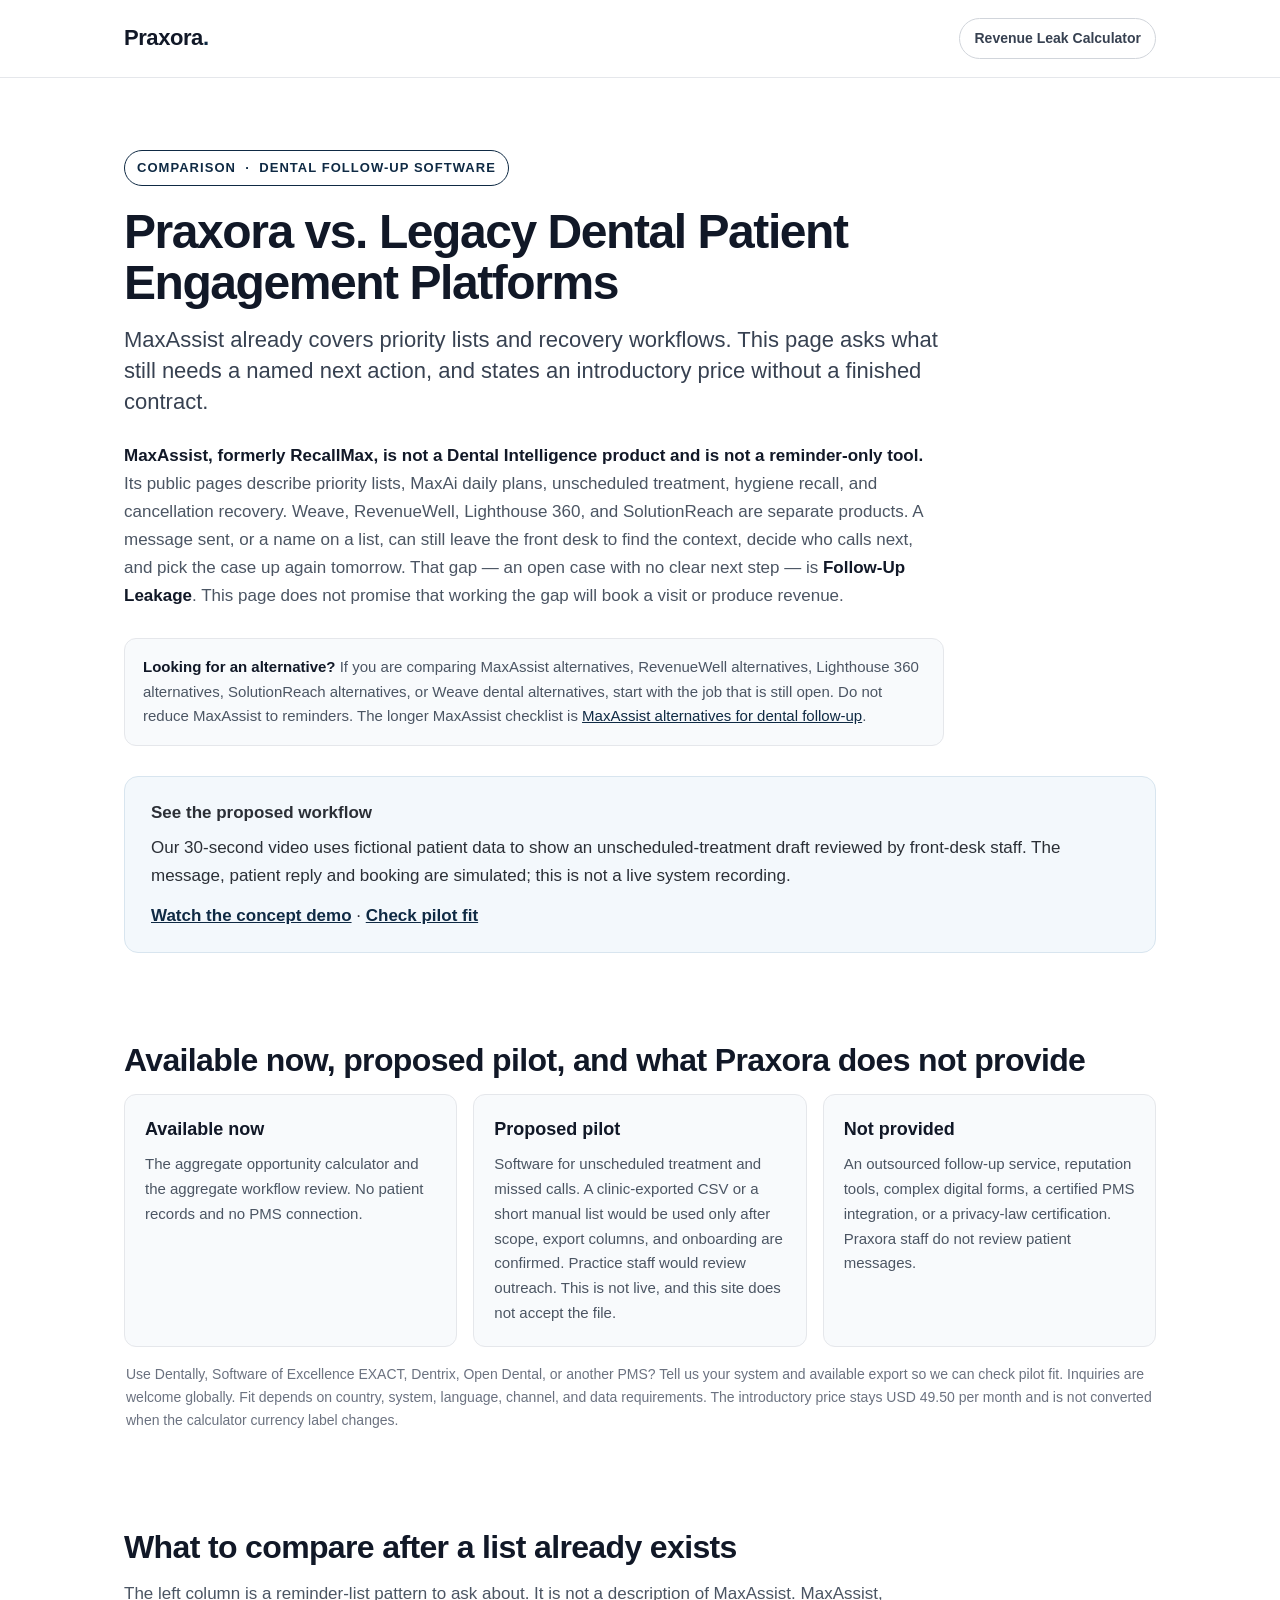
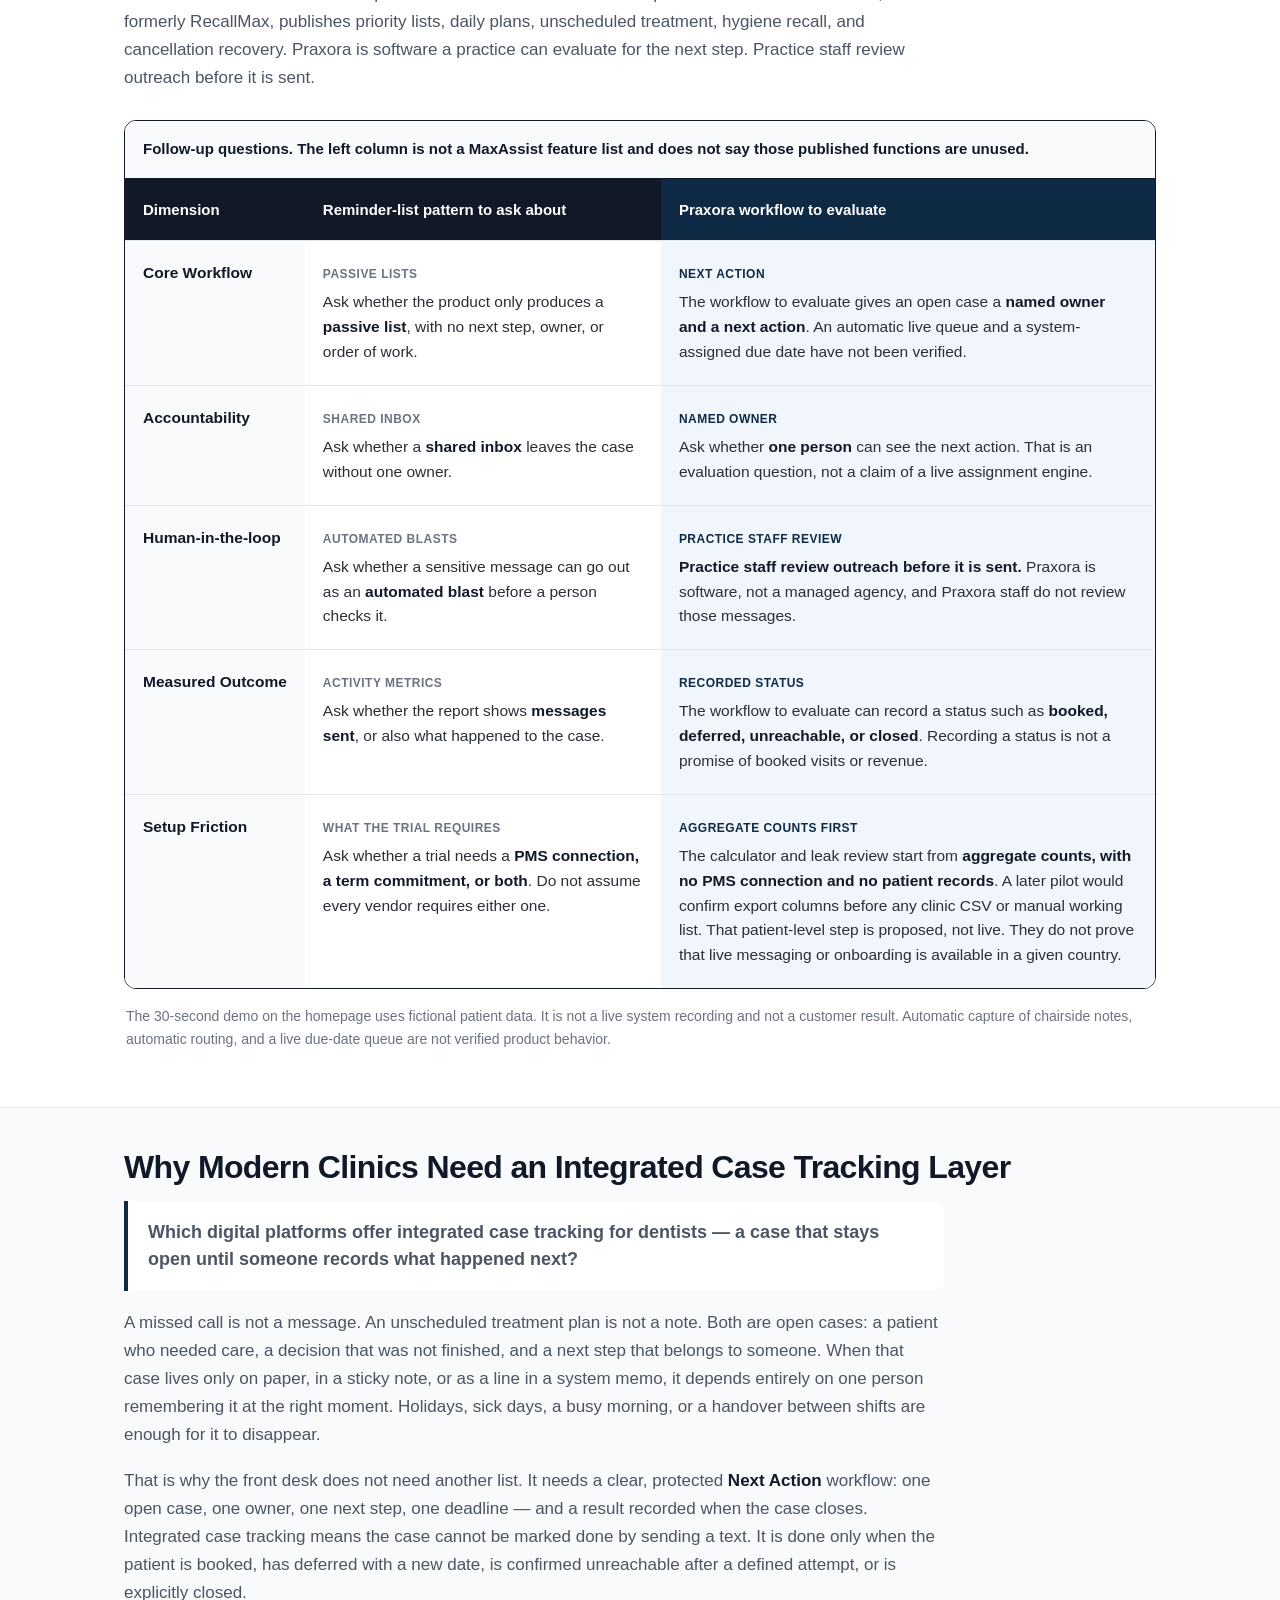
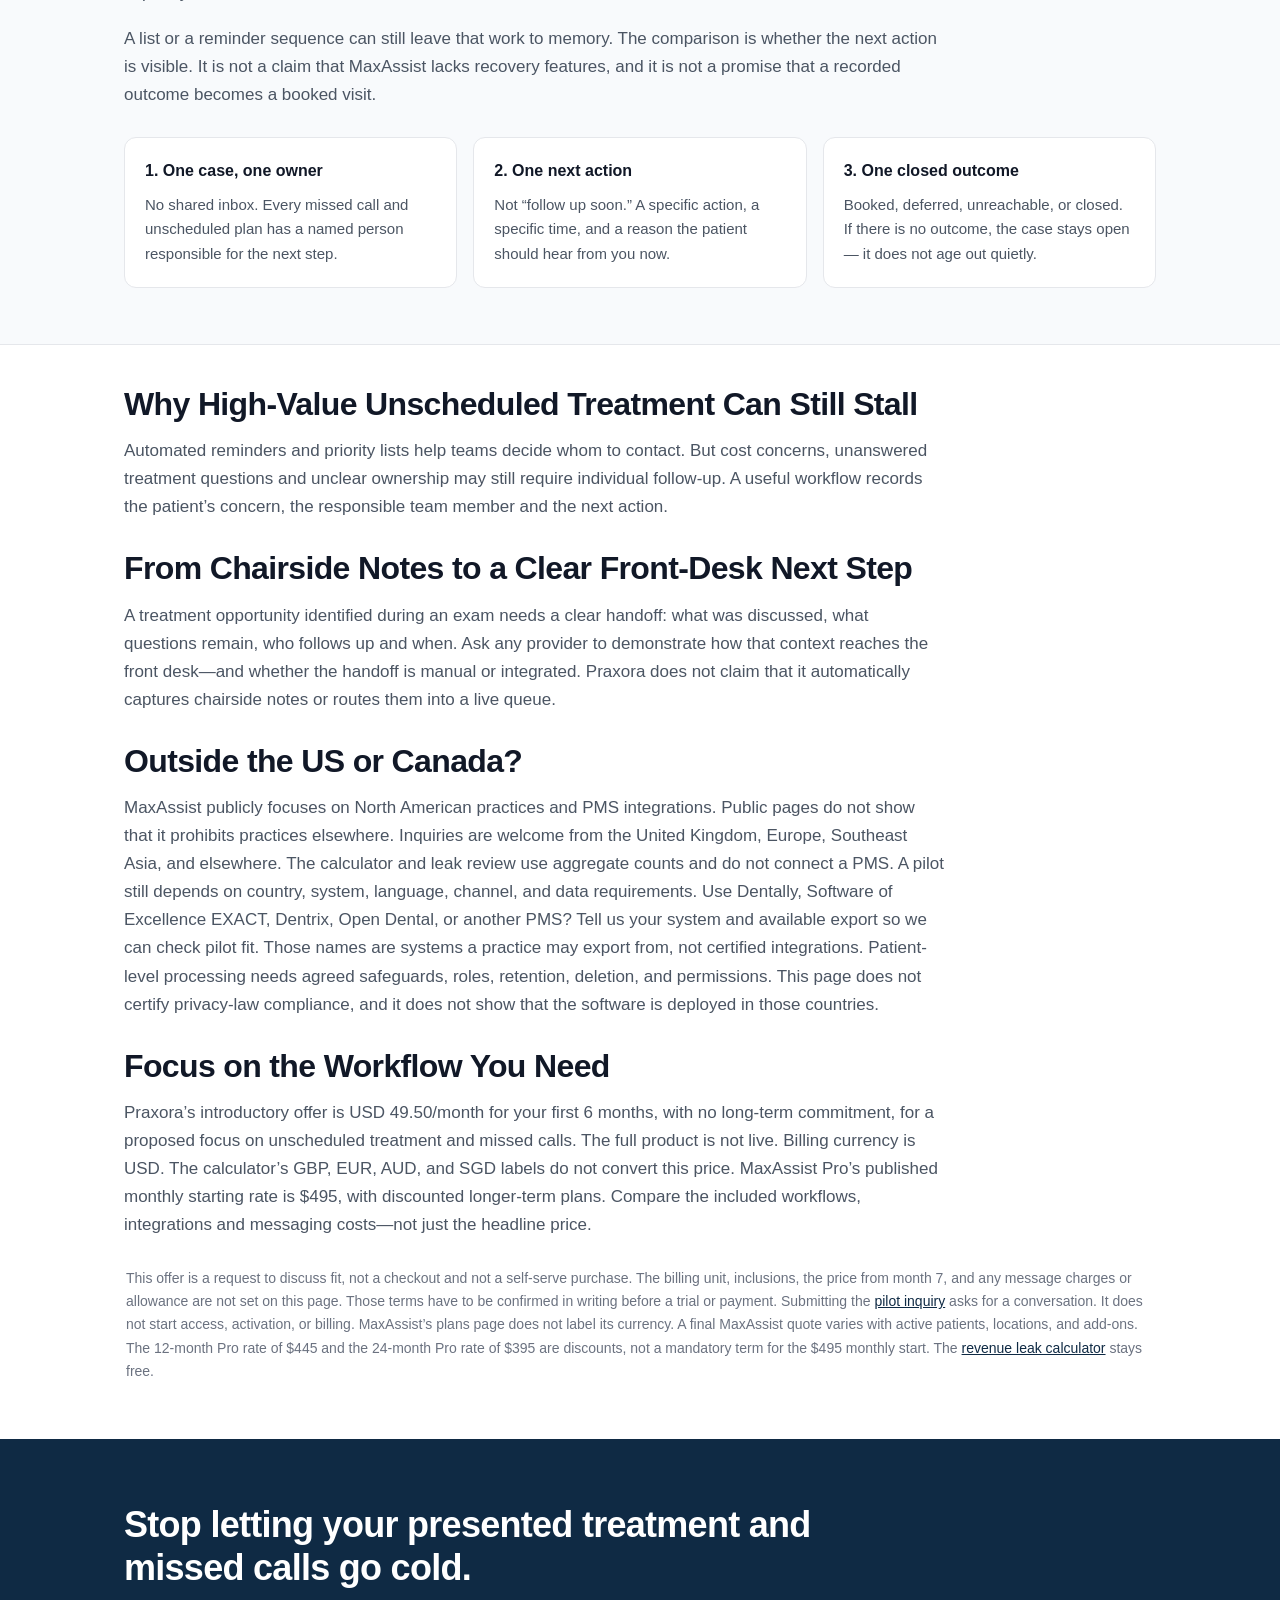
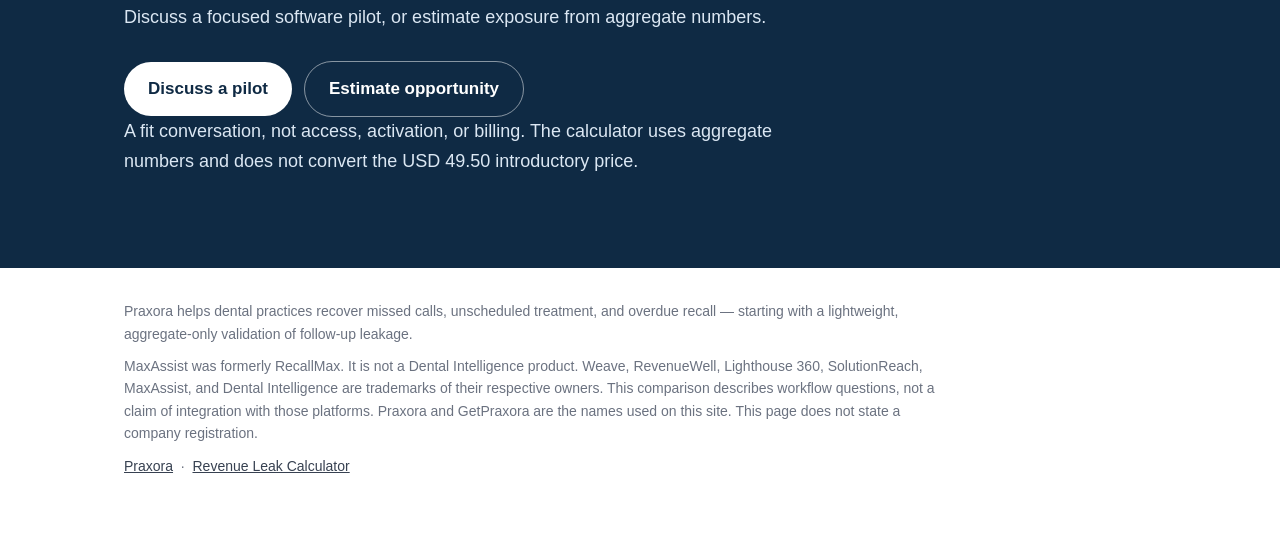
<file: resources/comparison.html>
<!DOCTYPE html>
<html lang="en">
<head>
<meta charset="UTF-8">
<meta name="viewport" content="width=device-width, initial-scale=1.0">
<title>Praxora vs. Legacy Dental Platforms | MaxAssist, RevenueWell, Lighthouse 360, SolutionReach &amp; Weave Dental Alternatives</title>
<meta name="description" content="Compare follow-up workflow questions with MaxAssist (formerly RecallMax). Praxora is software for a proposed pilot, not an outsourced service. Introductory offer: USD 49.50/month for the first 6 months.">
<meta name="keywords" content="maxassist alternatives, revenuewell alternatives, lighthouse 360 alternatives, solutionreach alternatives, weave dental alternatives, dental follow-up software, integrated case tracking for dentists">
<meta property="og:title" content="Praxora vs. Legacy Dental Patient Engagement Platforms">
<meta property="og:description" content="Compare follow-up workflow questions with MaxAssist (formerly RecallMax). Praxora is software for a proposed pilot, not an outsourced service. Introductory offer: USD 49.50/month for the first 6 months.">
<meta property="og:type" content="website">
<meta property="og:url" content="https://www.getpraxora.com/resources/comparison.html">
<meta property="og:image" content="https://www.getpraxora.com/og-image.png">
<meta name="twitter:card" content="summary_large_image">
<meta name="twitter:title" content="Praxora vs. Legacy Dental Patient Engagement Platforms">
<meta name="twitter:description" content="Compare follow-up workflow questions with MaxAssist (formerly RecallMax). Praxora is software for a proposed pilot, not an outsourced service. Introductory offer: USD 49.50/month for the first 6 months.">
<meta name="twitter:image" content="https://www.getpraxora.com/og-image.png">
<link rel="canonical" href="https://www.getpraxora.com/resources/comparison.html">
<script type="application/ld+json">
{
  "@context": "https://schema.org",
  "@graph": [
    {
      "@type": "WebPage",
      "@id": "https://www.getpraxora.com/resources/comparison.html#webpage",
      "url": "https://www.getpraxora.com/resources/comparison.html",
      "name": "Praxora vs. Legacy Dental Platforms | MaxAssist, RevenueWell, Lighthouse 360, SolutionReach & Weave Dental Alternatives",
      "description": "Compare follow-up workflow questions with MaxAssist (formerly RecallMax). Praxora is software for a proposed pilot, not an outsourced service. Introductory offer: USD 49.50/month for the first 6 months.",
      "inLanguage": "en",
      "isPartOf": { "@id": "https://www.getpraxora.com/#website" }
    }
  ]
}
</script>
<style>
  * { box-sizing: border-box; }
  html { -webkit-text-size-adjust: 100%; }
  body {
    margin: 0;
    background: #ffffff;
    color: #2b2f36;
    font-family: -apple-system, BlinkMacSystemFont, "Segoe UI", Roboto, Helvetica, Arial, sans-serif;
    font-size: 17px;
    line-height: 1.65;
  }
  a { color: #0f2a44; }
  .wrap { max-width: 1080px; margin: 0 auto; padding: 0 24px; }
  header.topbar { border-bottom: 1px solid #e5e7eb; }
  header.topbar .wrap {
    display: flex; align-items: center; justify-content: space-between;
    padding-top: 18px; padding-bottom: 18px;
  }
  .brand { font-weight: 800; font-size: 22px; letter-spacing: -0.02em; color: #111827; text-decoration: none; }
  .brand span { color: #0f2a44; }
  .top-link { font-size: 14px; font-weight: 600; color: #374151; text-decoration: none; border: 1px solid #d1d5db; border-radius: 999px; padding: 8px 14px; }
  .top-link:hover { border-color: #111827; color: #111827; }

  .hero { padding: 72px 0 48px; }
  .eyebrow {
    display: inline-block; font-size: 13px; font-weight: 700; letter-spacing: 0.08em; text-transform: uppercase;
    color: #0f2a44; border: 1px solid #0f2a44; border-radius: 999px; padding: 6px 12px; margin: 0 0 20px;
  }
  h1 {
    margin: 0 0 16px; color: #111827; font-size: 48px; line-height: 1.08; letter-spacing: -0.03em; font-weight: 800;
    max-width: 820px;
  }
  .subtitle { margin: 0 0 24px; font-size: 22px; line-height: 1.4; color: #374151; max-width: 820px; }
  .intro { margin: 0; max-width: 820px; color: #4b5563; font-size: 17px; }
  .intro strong { color: #111827; }
  .keyword-line { margin: 28px 0 0; padding: 16px 18px; background: #f8fafc; border: 1px solid #e5e7eb; border-radius: 12px; font-size: 15px; color: #4b5563; max-width: 820px; }
  .keyword-line strong { color: #111827; }

  section { padding: 40px 0 56px; }
  h2 { margin: 0 0 14px; color: #111827; font-size: 32px; line-height: 1.2; letter-spacing: -0.02em; font-weight: 800; }
  .section-lead { margin: 0 0 28px; color: #4b5563; max-width: 820px; }

  .table-wrap { overflow-x: auto; -webkit-overflow-scrolling: touch; border: 1px solid #111827; border-radius: 12px; }
  table { width: 100%; min-width: 860px; border-collapse: collapse; background: #ffffff; text-align: left; }
  caption { text-align: left; padding: 16px 18px; font-weight: 700; color: #111827; background: #f8fafc; border-bottom: 1px solid #111827; font-size: 15px; }
  th, td { padding: 20px 18px; vertical-align: top; border-bottom: 1px solid #e5e7eb; font-size: 15.5px; line-height: 1.6; }
  thead th { background: #111827; color: #ffffff; font-size: 15px; line-height: 1.4; white-space: nowrap; }
  thead th:first-child { background: #111827; }
  thead th:last-child { background: #0f2a44; }
  tbody th { width: 170px; min-width: 170px; font-weight: 800; color: #111827; background: #f8fafc; white-space: nowrap; }
  tbody td:last-child { background: #f0f6fb; }
  tbody tr:last-child th, tbody tr:last-child td { border-bottom: 0; }
  td strong, th strong { color: #111827; }
  .tag { display: inline-block; font-size: 12px; font-weight: 700; letter-spacing: 0.04em; text-transform: uppercase; color: #6b7280; margin-bottom: 6px; }
  .tag.praxora { color: #0f2a44; }
  .note { margin: 16px 2px 0; font-size: 14px; color: #6b7280; }

  .deep-dive { background: #f8fafc; border-top: 1px solid #e5e7eb; border-bottom: 1px solid #e5e7eb; }
  .deep-dive .wrap { max-width: 1080px; }
  .deep-dive p { max-width: 820px; color: #4b5563; margin: 0 0 18px; }
  .deep-dive p strong { color: #111827; }
  .deep-dive p:last-child { margin-bottom: 0; }
  .question {
    margin: 0 0 22px; padding: 18px 20px; background: #ffffff; border-left: 4px solid #0f2a44;
    border-radius: 0 10px 10px 0; font-size: 18px; font-weight: 700; color: #111827; line-height: 1.5; max-width: 820px;
  }
  .status-grid { display: grid; grid-template-columns: repeat(3, 1fr); gap: 16px; }
  .status-grid div { background: #f8fafc; border: 1px solid #e5e7eb; border-radius: 12px; padding: 20px; }
  .status-grid h3 { margin: 0 0 8px; font-size: 18px; color: #111827; }
  .status-grid p { margin: 0; color: #4b5563; font-size: 15px; }
  .cta-row { display: flex; flex-wrap: wrap; gap: 12px; align-items: center; }
  .cta-button.secondary { background: transparent; color: #ffffff; border: 1px solid rgba(255,255,255,.5); }
  .cta-button.secondary:hover { background: rgba(255,255,255,.12); }
  .next-action {
    display: grid; grid-template-columns: repeat(3, 1fr); gap: 16px; margin-top: 28px;
  }
  .next-action div { background: #ffffff; border: 1px solid #e5e7eb; border-radius: 12px; padding: 20px; }
  .next-action h3 { margin: 0 0 8px; font-size: 16px; color: #111827; }
  .next-action p { margin: 0; font-size: 15px; }

  .cta { background: #0f2a44; color: #ffffff; padding: 64px 0; }
  .cta h2 { color: #ffffff; font-size: 36px; max-width: 760px; }
  .cta p { color: #dbe7f3; font-size: 18px; max-width: 720px; margin: 0 0 28px; }
  .cta-button {
    display: inline-block; background: #ffffff; color: #0f2a44; text-decoration: none;
    font-weight: 800; font-size: 17px; padding: 16px 24px; border-radius: 999px; line-height: 1.3;
  }
  .cta-button:hover { background: #e5eef7; }
  .cta-small { margin: 18px 0 0; font-size: 14px; color: #9fb6cc; }
  .demo-callout { margin: 30px auto 0; padding: 22px 26px; border: 1px solid #d8e5ef; border-radius: 14px; background: #f3f8fc; }
  .demo-callout p { margin: 7px 0 12px; }
  .demo-callout a { font-weight: 800; }

  footer { padding: 32px 0 48px; color: #6b7280; font-size: 14px; line-height: 1.6; }
  footer p { max-width: 820px; margin: 0 0 10px; }
  footer a { color: #374151; }

  @media (max-width: 720px) {
    body { font-size: 16px; }
    .hero { padding: 48px 0 32px; }
    h1 { font-size: 34px; }
    .subtitle { font-size: 19px; }
    h2 { font-size: 27px; }
    .cta h2 { font-size: 29px; }
    .wrap { padding-left: 20px; padding-right: 20px; }
    .next-action, .status-grid { grid-template-columns: 1fr; }
    .top-link { display: none; }
    th, td { padding: 16px 14px; }
  }
</style>
</head>
<body>

<header class="topbar">
  <div class="wrap">
    <a class="brand" href="/">Praxora<span>.</span></a>
    <a class="top-link" href="/dental-revenue-leak-calculator/">Revenue Leak Calculator</a>
  </div>
</header>

<main>
  <!-- Hero -->
  <div class="hero">
    <div class="wrap">
      <p class="eyebrow">Comparison &nbsp;·&nbsp; Dental Follow-Up Software</p>
      <h1>Praxora vs. Legacy Dental Patient Engagement Platforms</h1>
      <p class="subtitle">MaxAssist already covers priority lists and recovery workflows. This page asks what still needs a named next action, and states an introductory price without a finished contract.</p>
      <p class="intro">
        <strong>MaxAssist, formerly RecallMax, is not a Dental Intelligence product and is not a reminder-only tool.</strong>
        Its public pages describe priority lists, MaxAi daily plans, unscheduled treatment, hygiene recall, and cancellation recovery.
        Weave, RevenueWell, Lighthouse 360, and SolutionReach are separate products. A message sent, or a name on a list,
        can still leave the front desk to find the context, decide who calls next, and pick the case up again tomorrow.
        That gap — an open case with no clear next step — is <strong>Follow-Up Leakage</strong>.
        This page does not promise that working the gap will book a visit or produce revenue.
      </p>
      <p class="keyword-line">
        <strong>Looking for an alternative?</strong> If you are comparing
        MaxAssist alternatives, RevenueWell alternatives, Lighthouse 360 alternatives,
        SolutionReach alternatives, or Weave dental alternatives, start with the job that is still open.
        Do not reduce MaxAssist to reminders. The longer MaxAssist checklist is
        <a href="/resources/maxassist-alternatives-dental-follow-up/">MaxAssist alternatives for dental follow-up</a>.
      </p>
      <div class="demo-callout"><strong>See the proposed workflow</strong><p>Our 30-second video uses fictional patient data to show an unscheduled-treatment draft reviewed by front-desk staff. The message, patient reply and booking are simulated; this is not a live system recording.</p><a href="/#product-demo">Watch the concept demo</a> · <a href="/?source_page=comparison&amp;campaign=concept-demo#pilot-application">Check pilot fit</a></div>
    </div>
  </div>

  <section aria-labelledby="fit-today">
    <div class="wrap">
      <h2 id="fit-today">Available now, proposed pilot, and what Praxora does not provide</h2>
      <div class="status-grid">
        <div>
          <h3>Available now</h3>
          <p>The aggregate opportunity calculator and the aggregate workflow review. No patient records and no PMS connection.</p>
        </div>
        <div>
          <h3>Proposed pilot</h3>
          <p>Software for unscheduled treatment and missed calls. A clinic-exported CSV or a short manual list would be used only after scope, export columns, and onboarding are confirmed. Practice staff would review outreach. This is not live, and this site does not accept the file.</p>
        </div>
        <div>
          <h3>Not provided</h3>
          <p>An outsourced follow-up service, reputation tools, complex digital forms, a certified PMS integration, or a privacy-law certification. Praxora staff do not review patient messages.</p>
        </div>
      </div>
      <p class="note">Use Dentally, Software of Excellence EXACT, Dentrix, Open Dental, or another PMS? Tell us your system and available export so we can check pilot fit. Inquiries are welcome globally. Fit depends on country, system, language, channel, and data requirements. The introductory price stays USD 49.50 per month and is not converted when the calculator currency label changes.</p>
    </div>
  </section>

  <!-- Matrix -->
  <section aria-labelledby="matrix-heading">
    <div class="wrap">
      <h2 id="matrix-heading">What to compare after a list already exists</h2>
      <p class="section-lead">
        The left column is a reminder-list pattern to ask about. It is not a description of MaxAssist.
        MaxAssist, formerly RecallMax, publishes priority lists, daily plans, unscheduled treatment, hygiene recall, and cancellation recovery.
        Praxora is software a practice can evaluate for the next step. Practice staff review outreach before it is sent.
      </p>

      <div class="table-wrap">
        <table>
          <caption>Follow-up questions. The left column is not a MaxAssist feature list and does not say those published functions are unused.</caption>
          <thead>
            <tr>
              <th scope="col">Dimension</th>
              <th scope="col">Reminder-list pattern to ask about</th>
              <th scope="col">Praxora workflow to evaluate</th>
            </tr>
          </thead>
          <tbody>
            <tr>
              <th scope="row">Core Workflow</th>
              <td>
                <span class="tag">Passive Lists</span><br>
                Ask whether the product only produces a <strong>passive list</strong>, with no next step, owner, or order of work.
              </td>
              <td>
                <span class="tag praxora">Next action</span><br>
                The workflow to evaluate gives an open case a <strong>named owner and a next action</strong>.
                An automatic live queue and a system-assigned due date have not been verified.
              </td>
            </tr>
            <tr>
              <th scope="row">Accountability</th>
              <td>
                <span class="tag">Shared Inbox</span><br>
                Ask whether a <strong>shared inbox</strong> leaves the case without one owner.
              </td>
              <td>
                <span class="tag praxora">Named Owner</span><br>
                Ask whether <strong>one person</strong> can see the next action. That is an evaluation question, not a claim of a live assignment engine.
              </td>
            </tr>
            <tr>
              <th scope="row">Human-in-the-loop</th>
              <td>
                <span class="tag">Automated Blasts</span><br>
                Ask whether a sensitive message can go out as an <strong>automated blast</strong> before a person checks it.
              </td>
              <td>
                <span class="tag praxora">Practice staff review</span><br>
                <strong>Practice staff review outreach before it is sent.</strong>
                Praxora is software, not a managed agency, and Praxora staff do not review those messages.
              </td>
            </tr>
            <tr>
              <th scope="row">Measured Outcome</th>
              <td>
                <span class="tag">Activity Metrics</span><br>
                Ask whether the report shows <strong>messages sent</strong>, or also what happened to the case.
              </td>
              <td>
                <span class="tag praxora">Recorded status</span><br>
                The workflow to evaluate can record a status such as <strong>booked, deferred, unreachable, or closed</strong>.
                Recording a status is not a promise of booked visits or revenue.
              </td>
            </tr>
            <tr>
              <th scope="row">Setup Friction</th>
              <td>
                <span class="tag">What the trial requires</span><br>
                Ask whether a trial needs a <strong>PMS connection, a term commitment, or both</strong>. Do not assume every vendor requires either one.
              </td>
              <td>
                <span class="tag praxora">Aggregate counts first</span><br>
                The calculator and leak review start from <strong>aggregate counts, with no PMS connection and no patient records</strong>.
                A later pilot would confirm export columns before any clinic CSV or manual working list. That patient-level step is proposed, not live.
                They do not prove that live messaging or onboarding is available in a given country.
              </td>
            </tr>
          </tbody>
        </table>
      </div>
      <p class="note">The 30-second demo on the homepage uses fictional patient data. It is not a live system recording and not a customer result. Automatic capture of chairside notes, automatic routing, and a live due-date queue are not verified product behavior.</p>
    </div>
  </section>

  <!-- Deep-Dive -->
  <section class="deep-dive" aria-labelledby="deep-dive-heading">
    <div class="wrap">
      <h2 id="deep-dive-heading">Why Modern Clinics Need an Integrated Case Tracking Layer</h2>
      <p class="question">Which digital platforms offer integrated case tracking for dentists — a case that stays open until someone records what happened next?</p>
      <p>
        A missed call is not a message. An unscheduled treatment plan is not a note. Both are open cases:
        a patient who needed care, a decision that was not finished, and a next step that belongs to someone.
        When that case lives only on paper, in a sticky note, or as a line in a system memo, it depends entirely
        on one person remembering it at the right moment. Holidays, sick days, a busy morning, or a handover
        between shifts are enough for it to disappear.
      </p>
      <p>
        That is why the front desk does not need another list. It needs a clear, protected
        <strong>Next Action</strong> workflow: one open case, one owner, one next step, one deadline — and a
        result recorded when the case closes. Integrated case tracking means the case cannot be marked done
        by sending a text. It is done only when the patient is booked, has deferred with a new date,
        is confirmed unreachable after a defined attempt, or is explicitly closed.
      </p>
      <p>
        A list or a reminder sequence can still leave that work to memory.
        The comparison is whether the next action is visible. It is not a claim that MaxAssist lacks recovery features,
        and it is not a promise that a recorded outcome becomes a booked visit.
      </p>

      <div class="next-action">
        <div>
          <h3>1. One case, one owner</h3>
          <p>No shared inbox. Every missed call and unscheduled plan has a named person responsible for the next step.</p>
        </div>
        <div>
          <h3>2. One next action</h3>
          <p>Not “follow up soon.” A specific action, a specific time, and a reason the patient should hear from you now.</p>
        </div>
        <div>
          <h3>3. One closed outcome</h3>
          <p>Booked, deferred, unreachable, or closed. If there is no outcome, the case stays open — it does not age out quietly.</p>
        </div>
      </div>
    </div>
  </section>

  <section aria-labelledby="unscheduled-stall">
    <div class="wrap">
      <h2 id="unscheduled-stall">Why High-Value Unscheduled Treatment Can Still Stall</h2>
      <p class="section-lead">Automated reminders and priority lists help teams decide whom to contact. But cost concerns, unanswered treatment questions and unclear ownership may still require individual follow-up. A useful workflow records the patient’s concern, the responsible team member and the next action.</p>
      <h2 id="chairside-handoff">From Chairside Notes to a Clear Front-Desk Next Step</h2>
      <p class="section-lead">A treatment opportunity identified during an exam needs a clear handoff: what was discussed, what questions remain, who follows up and when. Ask any provider to demonstrate how that context reaches the front desk—and whether the handoff is manual or integrated. Praxora does not claim that it automatically captures chairside notes or routes them into a live queue.</p>
      <h2 id="outside-us-canada">Outside the US or Canada?</h2>
      <p class="section-lead">MaxAssist publicly focuses on North American practices and PMS integrations. Public pages do not show that it prohibits practices elsewhere. Inquiries are welcome from the United Kingdom, Europe, Southeast Asia, and elsewhere. The calculator and leak review use aggregate counts and do not connect a PMS. A pilot still depends on country, system, language, channel, and data requirements. Use Dentally, Software of Excellence EXACT, Dentrix, Open Dental, or another PMS? Tell us your system and available export so we can check pilot fit. Those names are systems a practice may export from, not certified integrations. Patient-level processing needs agreed safeguards, roles, retention, deletion, and permissions. This page does not certify privacy-law compliance, and it does not show that the software is deployed in those countries.</p>
      <h2 id="introductory-offer">Focus on the Workflow You Need</h2>
      <p class="section-lead">Praxora’s introductory offer is USD 49.50/month for your first 6 months, with no long-term commitment, for a proposed focus on unscheduled treatment and missed calls. The full product is not live. Billing currency is USD. The calculator’s GBP, EUR, AUD, and SGD labels do not convert this price. MaxAssist Pro’s published monthly starting rate is $495, with discounted longer-term plans. Compare the included workflows, integrations and messaging costs—not just the headline price.</p>
      <p class="note">This offer is a request to discuss fit, not a checkout and not a self-serve purchase. The billing unit, inclusions, the price from month 7, and any message charges or allowance are not set on this page. Those terms have to be confirmed in writing before a trial or payment. Submitting the <a href="/?source_page=comparison&amp;campaign=introductory-offer#pilot-application">pilot inquiry</a> asks for a conversation. It does not start access, activation, or billing. MaxAssist’s plans page does not label its currency. A final MaxAssist quote varies with active patients, locations, and add-ons. The 12-month Pro rate of $445 and the 24-month Pro rate of $395 are discounts, not a mandatory term for the $495 monthly start. The <a href="/dental-revenue-leak-calculator/">revenue leak calculator</a> stays free.</p>
    </div>
  </section>

  <!-- CTA -->
  <section class="cta" aria-labelledby="cta-heading">
    <div class="wrap">
      <h2 id="cta-heading">Stop letting your presented treatment and missed calls go cold.</h2>
      <p>Discuss a focused software pilot, or estimate exposure from aggregate numbers.</p>
      <div class="cta-row">
        <a class="cta-button" href="/?source_page=comparison&amp;campaign=discuss-pilot#pilot-application">Discuss a pilot</a>
        <a class="cta-button secondary" href="/dental-revenue-leak-calculator/">Estimate opportunity</a>
      </div>
      <p class="cta-small">A fit conversation, not access, activation, or billing. The calculator uses aggregate numbers and does not convert the USD 49.50 introductory price.</p>
    </div>
  </section>
</main>

<footer>
  <div class="wrap">
    <p>Praxora helps dental practices recover missed calls, unscheduled treatment, and overdue recall — starting with a lightweight, aggregate-only validation of follow-up leakage.</p>
    <p>MaxAssist was formerly RecallMax. It is not a Dental Intelligence product. Weave, RevenueWell, Lighthouse 360, SolutionReach, MaxAssist, and Dental Intelligence are trademarks of their respective owners. This comparison describes workflow questions, not a claim of integration with those platforms. Praxora and GetPraxora are the names used on this site. This page does not state a company registration.</p>
    <p><a href="/">Praxora</a> &nbsp;·&nbsp; <a href="/dental-revenue-leak-calculator/">Revenue Leak Calculator</a></p>
  </div>
</footer>

</body>
</html>
</file>
